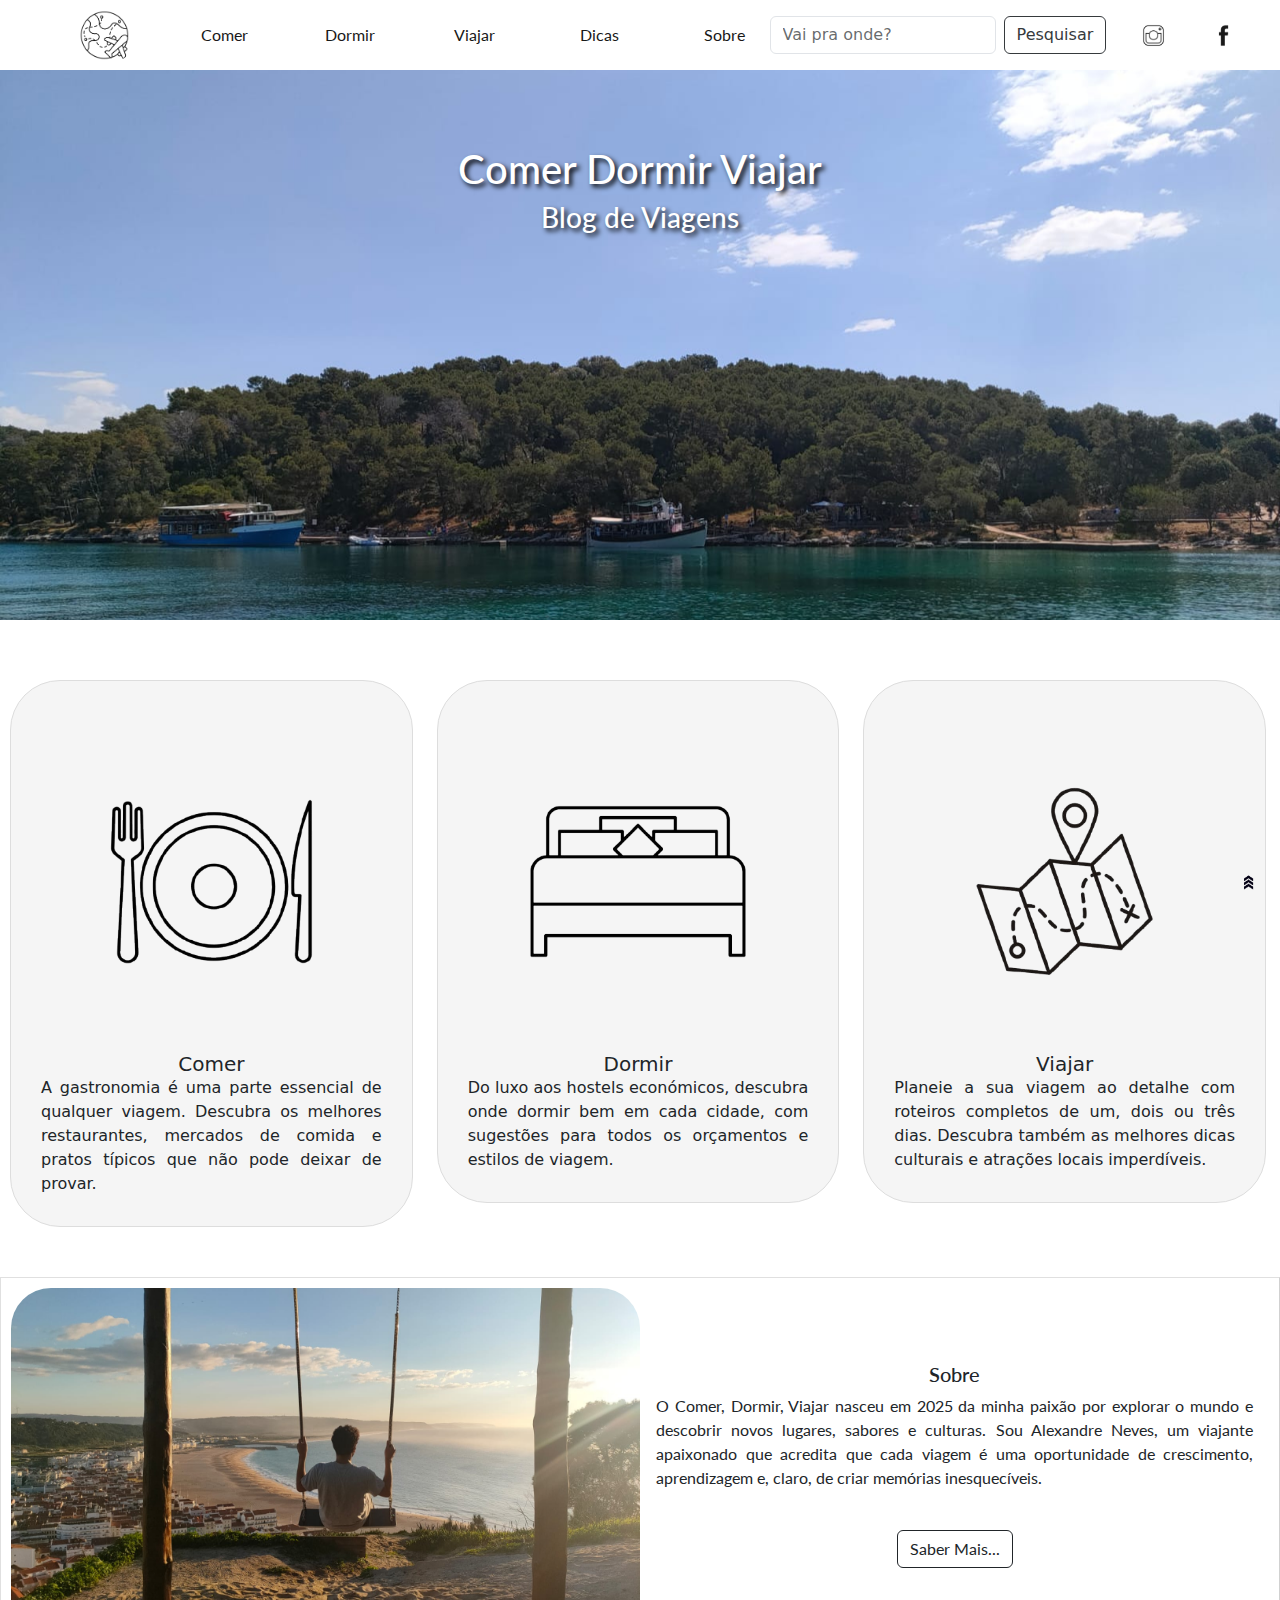
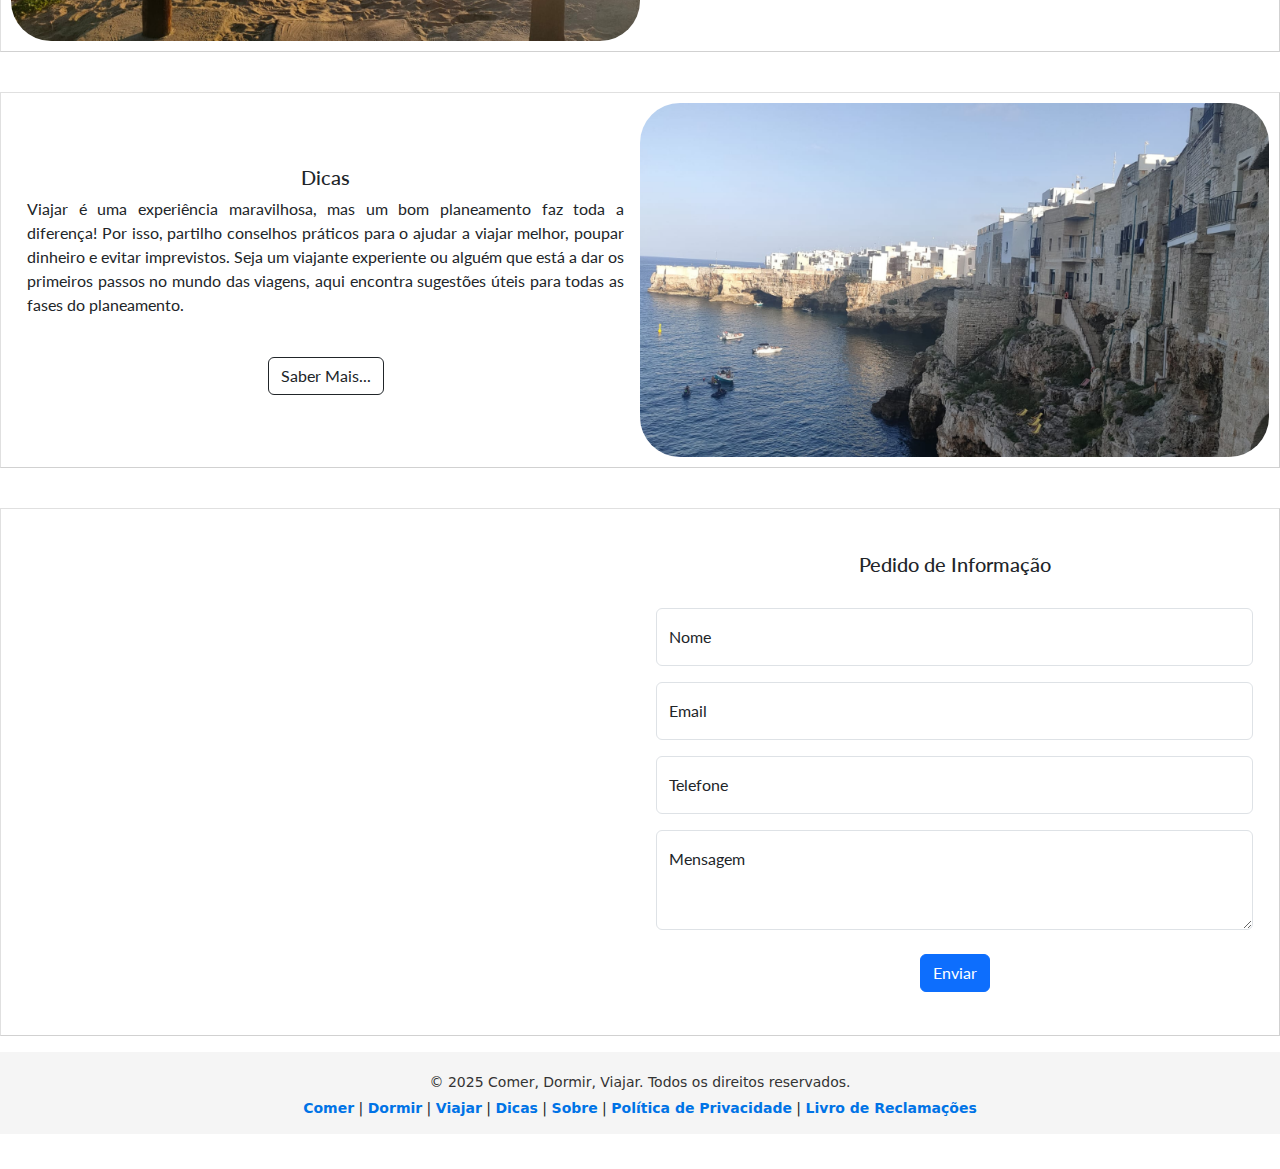
<file: index.html>
<!DOCTYPE html>
<html lang="pt-pt">
    <head>
        <meta charset="UTF-8">
        <meta name="viewport" content="width=device-width, initial-scale=1.0">
        <title>Comer Dormir Viajar</title><!-- considerar palavras chave no titulo da página-->

        <meta name="description" content="Descubra os melhores destinos, onde comer, onde dormir e o que visitar com o blog de viagens Comer, Dormir, Viajar."><!--Descrição com texto aproximado a 150 caracteres-->

        <meta name="robots" content="noindex">

        <link rel="shortcut icon" href="./img/catalogo/logotipo/logotipo.png" type="image/x-icon">

        <link href="https://cdn.jsdelivr.net/npm/bootstrap@5.3.3/dist/css/bootstrap.min.css" rel="stylesheet" integrity="sha384-QWTKZyjpPEjISv5WaRU9OFeRpok6YctnYmDr5pNlyT2bRjXh0JMhjY6hW+ALEwIH" crossorigin="anonymous">
        
        <script src="https://cdn.jsdelivr.net/npm/bootstrap@5.3.3/dist/js/bootstrap.bundle.min.js" integrity="sha384-YvpcrYf0tY3lHB60NNkmXc5s9fDVZLESaAA55NDzOxhy9GkcIdslK1eN7N6jIeHz" crossorigin="anonymous"></script>

        <link rel="stylesheet" href="./css/index.css">        

    </head>

    <body>

    <!--Início do NavBar-->
        
        <nav class="navbar sticky-top navbar-expand-lg" data-bs-theme="white">
            <div class="mx-auto">
              <button class="navbar-toggler" type="button" data-bs-toggle="collapse" data-bs-target="#navbarSupportedContent" aria-controls="navbarSupportedContent" aria-expanded="false" aria-label="Toggle navigation">
                <span class="navbar-toggler-icon"></span>
              </button>
              <div class="collapse navbar-collapse" id="navbarSupportedContent">
                <a class="navbar-brand" href="https://alexandre-assuncao-neves.github.io/comer-dormir-viajar/">
                    <img src="./img/catalogo/logotipo/logotipo.png" alt="logotipo do blog de viagens Comer, Dormir, Viajar" style="width: 50px; border-radius: 10px;">
                </a>
                <ul class="navbar-nav me-auto mb-2 mb-lg-0">

                  <li class="nav-item">
                    <a class="nav-link" href="#comerdormirviajar">Comer</a>
                  </li>

                  <li class="nav-item">
                    <a class="nav-link" href="#comerdormirviajar">Dormir</a>
                  </li>

                  <li class="nav-item">
                    <a class="nav-link" href="#comerdormirviajar">Viajar</a>
                  </li>

                  <li class="nav-item">
                    <a class="nav-link" href="#dicas">Dicas</a>
                  </li>

                  <li class="nav-item">
                    <a class="nav-link" href="#sobre">Sobre</a>
                  </li>
                </ul>
                <form class="d-flex" role="search">
                  <input class="form-control me-2" type="search" placeholder="Vai pra onde?" aria-label="Search">
                  <button class="btn btn-outline-dark" type="submit">Pesquisar</button>
                </form>
                  <a href="https://www.instagram.com/">
                      <img src="./img/catalogo/redes sociais/instagram.png" alt="instagram do blog de viagens Comer, Dormir, Viajar" class="redes-sociais">
                  </a>
                  &nbsp;&nbsp;
                  <a href="https://www.facebook.com/">
                      <img src="./img/catalogo/redes sociais/facebook.png" alt="facebook do blog de viagens Comer, Dormir, Viajar" class="redes-sociais">
                  </a>
              </div>
              </div>
            </div>
          </nav>

    <!--Fim do NavBar-->

    <!--Inicio da imagem e texto de apresentação-->

          <div class="imagem-apresentacao">
              <div class="texto-apresentacao">
                  <h1>
                      Comer Dormir Viajar
                  </h1>
                  <h3>
                      Blog de Viagens
                  </h3>
              </div>
          </div>
    
    <!--Fim da imagem e texto de apresentação-->

    <!--Inicio da secção Comer, Dormir, Viajar-->

        <div id="comerdormirviajar"></div>

        <div class="sec-comerdormirviajar">
          <div class="row row-cols-1 row-cols-md-3 g-4">
            <div class="col">
              <div class="card-1">
                <!-- <a href="http://127.0.0.1:3000/comer.html"></a> -->
                <img src="./img/catalogo/homepage/homepage_comer2.png" class="card-img-top" alt="Secção Comer">
                <div class="card-body">
                  <h5 class="card-title">Comer</h5>
                  <p class="card-text">A gastronomia é uma parte essencial de qualquer viagem. Descubra os melhores restaurantes, mercados de comida e pratos típicos que não pode deixar de provar.</p>
                </div>
              </div>
            </div>
            <div class="col">
              <div class="card-2">
                <img src="./img/catalogo/homepage/homepage_dormir2.png" class="card-img-top" alt="Secção Dormir">
                <div class="card-body">
                  <h5 class="card-title">Dormir</h5>
                  <p class="card-text">Do luxo aos hostels económicos, descubra onde dormir bem em cada cidade, com sugestões para todos os orçamentos e estilos de viagem.</p>
                </div>
              </div>
            </div>
            <div class="col">
              <div class="card-3">
                <img src="./img/catalogo/homepage/homepage_viajar2.png" class="card-img-top" alt="Secção Viajar">
                <div class="card-body">
                  <h5 class="card-title">Viajar</h5>
                  <p class="card-text">Planeie a sua viagem ao detalhe com roteiros completos de um, dois ou três dias. Descubra também as melhores dicas culturais e atrações locais imperdíveis.</p>
                </div>
              </div>
            </div>
          </div>
        </div>

    <!--Fim da secção Comer, Dormir, Viajar-->

    <!--Inicio da secção Sobre-->

        <div id="sobre"></div>

        <div class="sec-sobre">
    
          <div class="card text-center mb-3">
            <div class="row g-0">
              <div class="col-md-6 zoom-restringido" style="border-radius: 40px;">
                <img src="./img/catalogo/homepage/homepage_sobre.png" class="img-fluid img-sobre" alt="secção sobre o blog de viagens Comer, Dormir, Viajar">
              </div>
              <div class="col-md-6 my-auto">
                <div class="card-body">
                  <h5 class="card-title">Sobre</h5>
                  <p class="card-text">O Comer, Dormir, Viajar nasceu em 2025 da minha paixão por explorar o mundo e descobrir novos lugares, sabores e culturas. Sou Alexandre Neves, um viajante apaixonado que acredita que cada viagem é uma oportunidade de crescimento, aprendizagem e, claro, de criar memórias inesquecíveis.</p>
                  <br>
                  <a href="#" class="btn btn-outline-dark">Saber Mais...</a>
                </div>
              </div>
            </div>
          </div>
        
        </div>
    
    <!--Fim da secção Sobre-->  

    <!--Inicio da secção Dicas-->

          <div id="dicas"></div>

          <div class="sec-dicas">
            <div class="card text-center mb-3">
              <div class="row g-0">
                <div class="col-md-6 my-auto">
                  <div class="card-body">
                    <h5 class="card-title">Dicas</h5>
                    <p class="card-text">Viajar é uma experiência maravilhosa, mas um bom planeamento faz toda a diferença! Por isso, partilho conselhos práticos para o ajudar a viajar melhor, poupar dinheiro e evitar imprevistos. Seja um viajante experiente ou alguém que está a dar os primeiros passos no mundo das viagens, aqui encontra sugestões úteis para todas as fases do planeamento.</p>
                    <br>
                    <a href="#" class="btn btn-outline-dark">Saber Mais...</a>
                  </div>
                </div>
                <div class="col-md-6 zoom-restringido" style="border-radius: 40px;">
                  <img src="./img/catalogo/homepage/homepage_dicas.png" class="img-fluid img-dicas" alt="Secção sobre dicas de viagem">
                </div>
              </div>
            </div>
          
          </div>

    <!--Fim da secção Dicas-->

    <!--Início da secção Contactos-->

          <div id="contactos"></div>

          <div class="sec-contactos">

            <div class="card text-center mb-3">
              <div class="row g-0">
                <div class="col-md-6">
                  <iframe src="https://www.google.com/maps/embed?pb=!1m18!1m12!1m3!1d3003.4459904149603!2d-8.553820825438!3d41.168438709549896!2m3!1f0!2f0!3f0!3m2!1i1024!2i768!4f13.1!3m3!1m2!1s0xd24639f4b95e9eb%3A0x8d5bc9d9f00952a!2sEisnt%20-%20Forma%C3%A7%C3%A3o%20e%20Consultoria!5e0!3m2!1spt-PT!2spt!4v1740082424125!5m2!1spt-PT!2spt" class="mapa-localizacao" allowfullscreen="" loading="lazy" referrerpolicy="no-referrer-when-downgrade"></iframe>
                </div>
                <div class="col-md-6 my-auto">
                  <div class="card-body">
                    <h5 class="card-title">Pedido de Informação</h5>
                    <br>
                    <form action="https://api.staticforms.xyz/submit" method="post">
                      <input type="hidden" name="accessKey"   value="2cec846d-7d63-49a5-b106-4979ef4f2561">
                      <input type="hidden" name="redirectTo" value="https://alexandre-assuncao-neves.github.io/comer-dormir-viajar/html/resposta.html">
                        <div class="form-floating mb-3">
                          <input type="text" name="$name" class="form-control" id="floatingInput" placeholder="name@example.com" required>
                          <label for="floatingInput">Nome</label>
                        </div>
                        <div class="form-floating mb-3">
                          <input type="email" name="$email" class="form-control" id="floatingInput" placeholder="name@example.com" required>
                          <label for="floatingInput">Email</label>
                        </div>

                        <div class="form-floating mb-3">
                          <input type="tel" name="$phone" class="form-control" id="floatingInput" placeholder="911111111" pattern="[0-9]{9}" required>
                          <label for="floatingInput">Telefone</label>
                        </div>

                        <div class="form-floating">
                          <textarea class="form-control" name="$message" placeholder="Leave a comment here" id="floatingTextarea2" style="height: 100px"required></textarea>
                          <label for="floatingTextarea2">Mensagem</label>
                        </div>
                        <br>
                        <button type="submit" class="btn btn-primary">Enviar</button>
                    </form>
                  </div>
                </div>
              </div>
            </div>
          
          </div>

    <!--Fim da secção Contactos-->

    <!--Início da secção Rodapé-->

    <footer>
      <div class="footer-single-column">
        <p>&copy; 2025 Comer, Dormir, Viajar. Todos os direitos reservados.</p>
        <a href="#comerdormirviajar">Comer</a> |
        <a href="#comerdormirviajar">Dormir</a> |
        <a href="#comerdormirviajar">Viajar</a> |
        <a href="#dicas">Dicas</a> |
        <a href="#sobre">Sobre</a> |
        <a href="#privacidade">Política de Privacidade</a> |
        <a href="https://www.livroreclamacoes.pt/Inicio/">Livro de Reclamações</a>
      </div>
    </footer>

    <!--Fim da secção Rodapé-->

          <div class="botao-topo text-center sticky-bottom">
            <a href="#">
              <img src="./img/catalogo/homepage/seta_topo.png" alt="" class="topo">
            </a>
          </div>

    
        
    </body>

    
</html>

<script>
  const botaoTopo = document.querySelector(".botao-topo");
  
  window.addEventListener("scroll", function(event){
      if(window.scrollY >= 500){
        botaoTopo.classList.add("botao-topo-mostrar");
        botaoTopo.classList.remove("botao-topo-escondido");
      }else{
        botaoTopo.classList.add("botao-topo-escondido");
        botaoTopo.classList.remove("botao-topo-mostrar");
      }
    }
  );
</script>
</file>
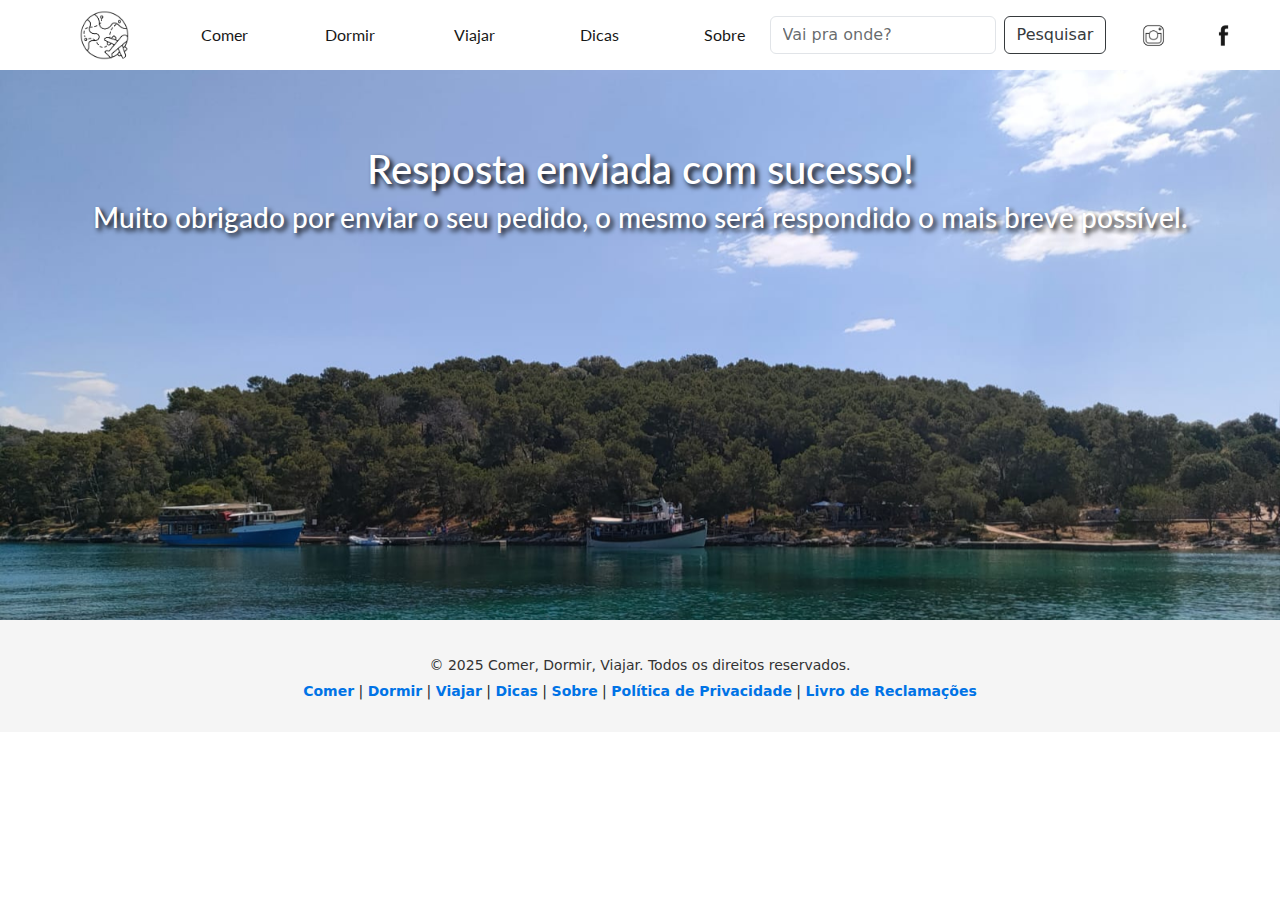
<file: html/resposta.html>
<!DOCTYPE html>
<html lang="pt-pt">
    <head>
        <meta charset="UTF-8">
        <meta name="viewport" content="width=device-width, initial-scale=1.0">
        <title>Comer Dormir Viajar</title><!-- considerar palavras chave no titulo da página-->

        <meta name="description" content="Descubra os melhores destinos, onde comer, onde dormir e o que visitar com o blog de viagens Comer, Dormir, Viajar."><!--Descrição com texto aproximado a 150 caracteres-->

        <meta name="robots" content="noindex">

        <link rel="shortcut icon" href="../img/catalogo/logotipo/logotipo.png" type="image/x-icon">

        <link href="https://cdn.jsdelivr.net/npm/bootstrap@5.3.3/dist/css/bootstrap.min.css" rel="stylesheet" integrity="sha384-QWTKZyjpPEjISv5WaRU9OFeRpok6YctnYmDr5pNlyT2bRjXh0JMhjY6hW+ALEwIH" crossorigin="anonymous">
        
        <script src="https://cdn.jsdelivr.net/npm/bootstrap@5.3.3/dist/js/bootstrap.bundle.min.js" integrity="sha384-YvpcrYf0tY3lHB60NNkmXc5s9fDVZLESaAA55NDzOxhy9GkcIdslK1eN7N6jIeHz" crossorigin="anonymous"></script>

        <link rel="stylesheet" href="../css/index.css">        

    </head>

    <body>

    <!--Início do NavBar-->
        
        <nav class="navbar sticky-top navbar-expand-lg" data-bs-theme="white">
            <div class="mx-auto">
              <button class="navbar-toggler" type="button" data-bs-toggle="collapse" data-bs-target="#navbarSupportedContent" aria-controls="navbarSupportedContent" aria-expanded="false" aria-label="Toggle navigation">
                <span class="navbar-toggler-icon"></span>
              </button>
              <div class="collapse navbar-collapse" id="navbarSupportedContent">
                <a class="navbar-brand" href="https://alexandre-assuncao-neves.github.io/comer-dormir-viajar/">
                    <img src="../img/catalogo/logotipo/logotipo.png" alt="logotipo do blog de viagens Comer, Dormir, Viajar" style="width: 50px; border-radius: 10px;">
                </a>
                <ul class="navbar-nav me-auto mb-2 mb-lg-0">

                  <li class="nav-item">
                    <a class="nav-link" href="#comerdormirviajar">Comer</a>
                  </li>

                  <li class="nav-item">
                    <a class="nav-link" href="#comerdormirviajar">Dormir</a>
                  </li>

                  <li class="nav-item">
                    <a class="nav-link" href="#comerdormirviajar">Viajar</a>
                  </li>

                  <li class="nav-item">
                    <a class="nav-link" href="../index.html#dicas">Dicas</a>
                  </li>

                  <li class="nav-item">
                    <a class="nav-link" href="../index.html#sobre">Sobre</a>
                  </li>
                </ul>
                <form class="d-flex" role="search">
                  <input class="form-control me-2" type="search" placeholder="Vai pra onde?" aria-label="Search">
                  <button class="btn btn-outline-dark" type="submit">Pesquisar</button>
                </form>
                  <a href="https://www.instagram.com/">
                      <img src="../img/catalogo/redes sociais/instagram.png" alt="instagram do blog de viagens Comer, Dormir, Viajar" class="redes-sociais">
                  </a>
                  &nbsp;&nbsp;
                  <a href="https://www.facebook.com/">
                      <img src="../img/catalogo/redes sociais/facebook.png" alt="facebook do blog de viagens Comer, Dormir, Viajar" class="redes-sociais">
                  </a>
              </div>
              </div>
            </div>
          </nav>

          <div class="imagem-apresentacao">
            <div class="texto-apresentacao">
                <h1>
                    Resposta enviada com sucesso!
                </h1>
                <h3>
                    Muito obrigado por enviar o seu pedido, o mesmo será respondido o mais breve possível.
                </h3>
            </div>
        </div>

        <footer>

          <footer>
            <div class="footer-single-column">
              <p>&copy; 2025 Comer, Dormir, Viajar. Todos os direitos reservados.</p>
              <a href="#comerdormirviajar">Comer</a> |
              <a href="#comerdormirviajar">Dormir</a> |
              <a href="#comerdormirviajar">Viajar</a> |
              <a href="#dicas">Dicas</a> |
              <a href="#sobre">Sobre</a> |
              <a href="#privacidade">Política de Privacidade</a> |
              <a href="https://www.livroreclamacoes.pt/Inicio/">Livro de Reclamações</a>
            </div>
          </footer>

        </footer>

        </body>
    </html>
</file>
<file: css/index.css>
@import url('https://fonts.googleapis.com/css2?family=Lato:ital,wght@0,100;0,300;0,400;0,700;0,900;1,100;1,300;1,400;1,700;1,900&display=swap');

*{
    margin: 0;
    padding: 0;
    max-width: 100%;
}

body{
    background-color: white;
}

.navbar{
    background-color: white;
    height: 70px;
    opacity: 90%;
}

.nav-link{
    width: 90px;
    color: rgb(0, 0, 0);
    text-align: center;
    font-weight: 400;
    font-family: "Lato", serif;
}

.navbar a{
    text-decoration: none;
    margin-left: 35px;
}

.redes-sociais{
    width: 25px;
}

.imagem-apresentacao{
    height: 550px;
    background-image: url('../img/catalogo/homepage/homepage_praia.png');
    width: 100%;
    text-align: center;
    background-size: cover;
}

.imagem-comer{
    height: 550px;
    background-image: url('../img/catalogo/comer/comer.jpeg');
    width: 100%;
    text-align: center;
    background-size: cover;
}

.texto-apresentacao{
    color: rgb(255, 255, 255);
    font-family: "Lato", serif;
    text-shadow: 3px 3px 5px rgb(0, 0, 0);
    padding-top: 75px;
}

.card-1,
.card-2,
.card-3
{
    background-color: whitesmoke;
    padding: 30px;
    border-radius: 50px;
    flex: 1 1 300px;
    margin: 10px;
    border: 1px solid #ddd;
    text-align: center;
    margin-top: 60px;
    width: 100%;
}

.card-1:hover,
.card-2:hover,
.card-3:hover{
    box-shadow: 5px 5px 10px rgb(0, 0, 0);
}

.card{
    padding-top: 75px;
    border-style: outset;
    font-family: "Lato", serif;
    border-radius: 0%;
    display: flex;
    flex-wrap: wrap;
    justify-content: center;
    padding: 10px;
    margin-top: 40px;
}

.card-title{
    text-align: center;
}

.card-text{
    text-align: justify;
}

.card img{
    border-radius: 10px;
}

.img-sobre{
    width: 100%;
    transform: scale(1.0);
    transition: transform ease-in-out 1s;
}

.img-sobre:hover{
    transform: scale(1.1);
    transition: transform ease-in-out 1s;
    box-shadow: 5px 5px 10px rgb(0, 0, 0);
}

.img-dicas{
    width: 100%;
    transform: scale(1.0);
    transition: transform ease-in-out 1s;
}

.img-dicas:hover{
    transform: scale(1.1);
    transition: transform ease-in-out 1s;
    box-shadow: 5px 5px 10px rgb(0, 0, 0);
}

.zoom-restringido{
    overflow: hidden;
}

.btn-primary:hover{
    transform: scale(1.05);
    box-shadow: 3px 3px 5px rgb(0, 0, 0);
}

.mapa-localizacao{
    width: 100%;
    height: 500px;
    border-radius: 20px;
}

#nome,
#mail
{
    border-radius: 5px;
    height: 30px;
}

#mensagem-texto{
    border-radius: 15px;
    height: 150px;
    width: 500px;
}

footer {
    background-color: whitesmoke;
    text-align: center;
    padding: 15px;
    font-size: 14px;
}

footer p {
    margin: 5px 0;
    color: #333;
}

footer a {
    color: #0073e6;
    text-decoration: none;
    font-weight: bold;
}

footer a:hover {
    text-decoration: underline;
}

.topo{
    width: 35px;
    margin-top: -3oopx;
    margin-left: 95%;
}

.botao-topo-mostrar img{
    opacity: 1;
}

.botao-topo-escondido img{
    opacity: 0;
}

@media screen and (max-width: 799px) {
    body {
      padding: 10px;
    }

    .navbar{
        opacity: none;
    }

    .nav-link{
        width: 100%;
        opacity: none;
    }

    .navbar a{
        margin: auto;
        background-color: whitesmoke;
        width: 100%;
        opacity: none;
    }
  }
</file>
